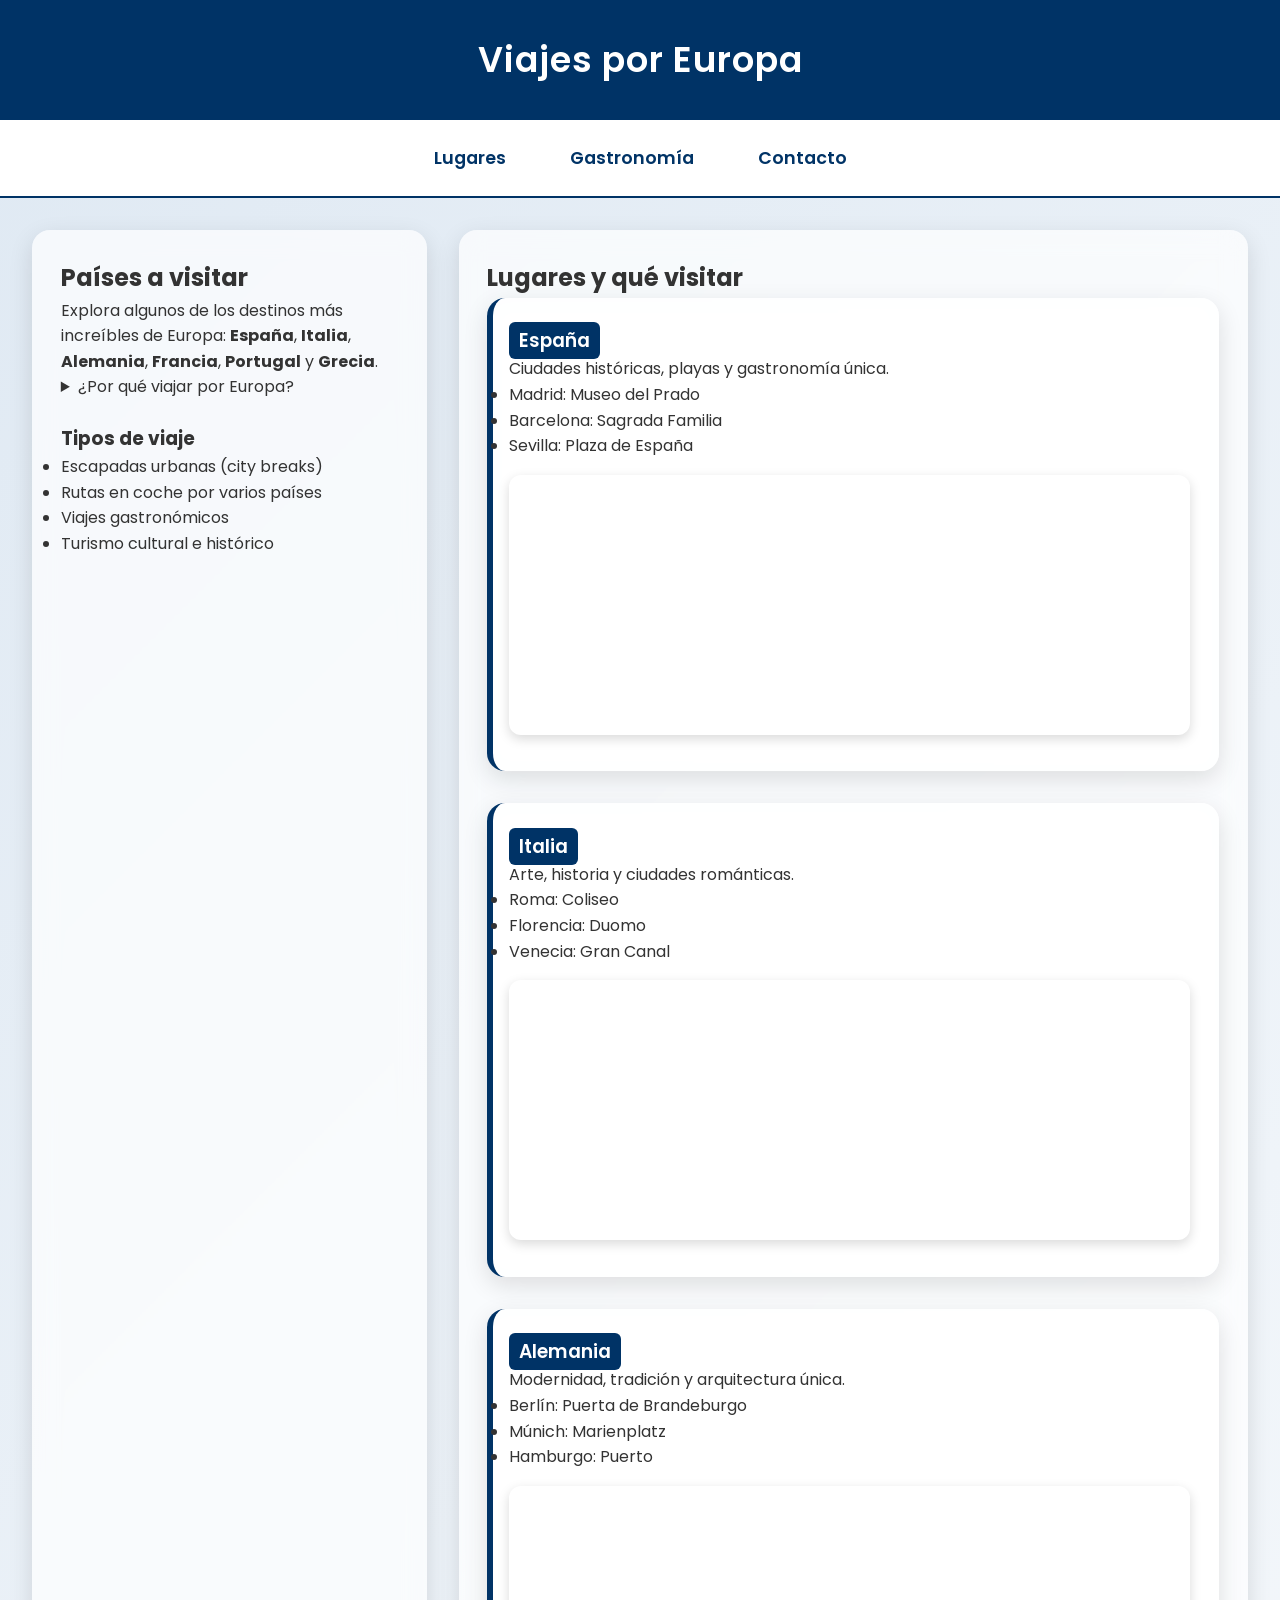
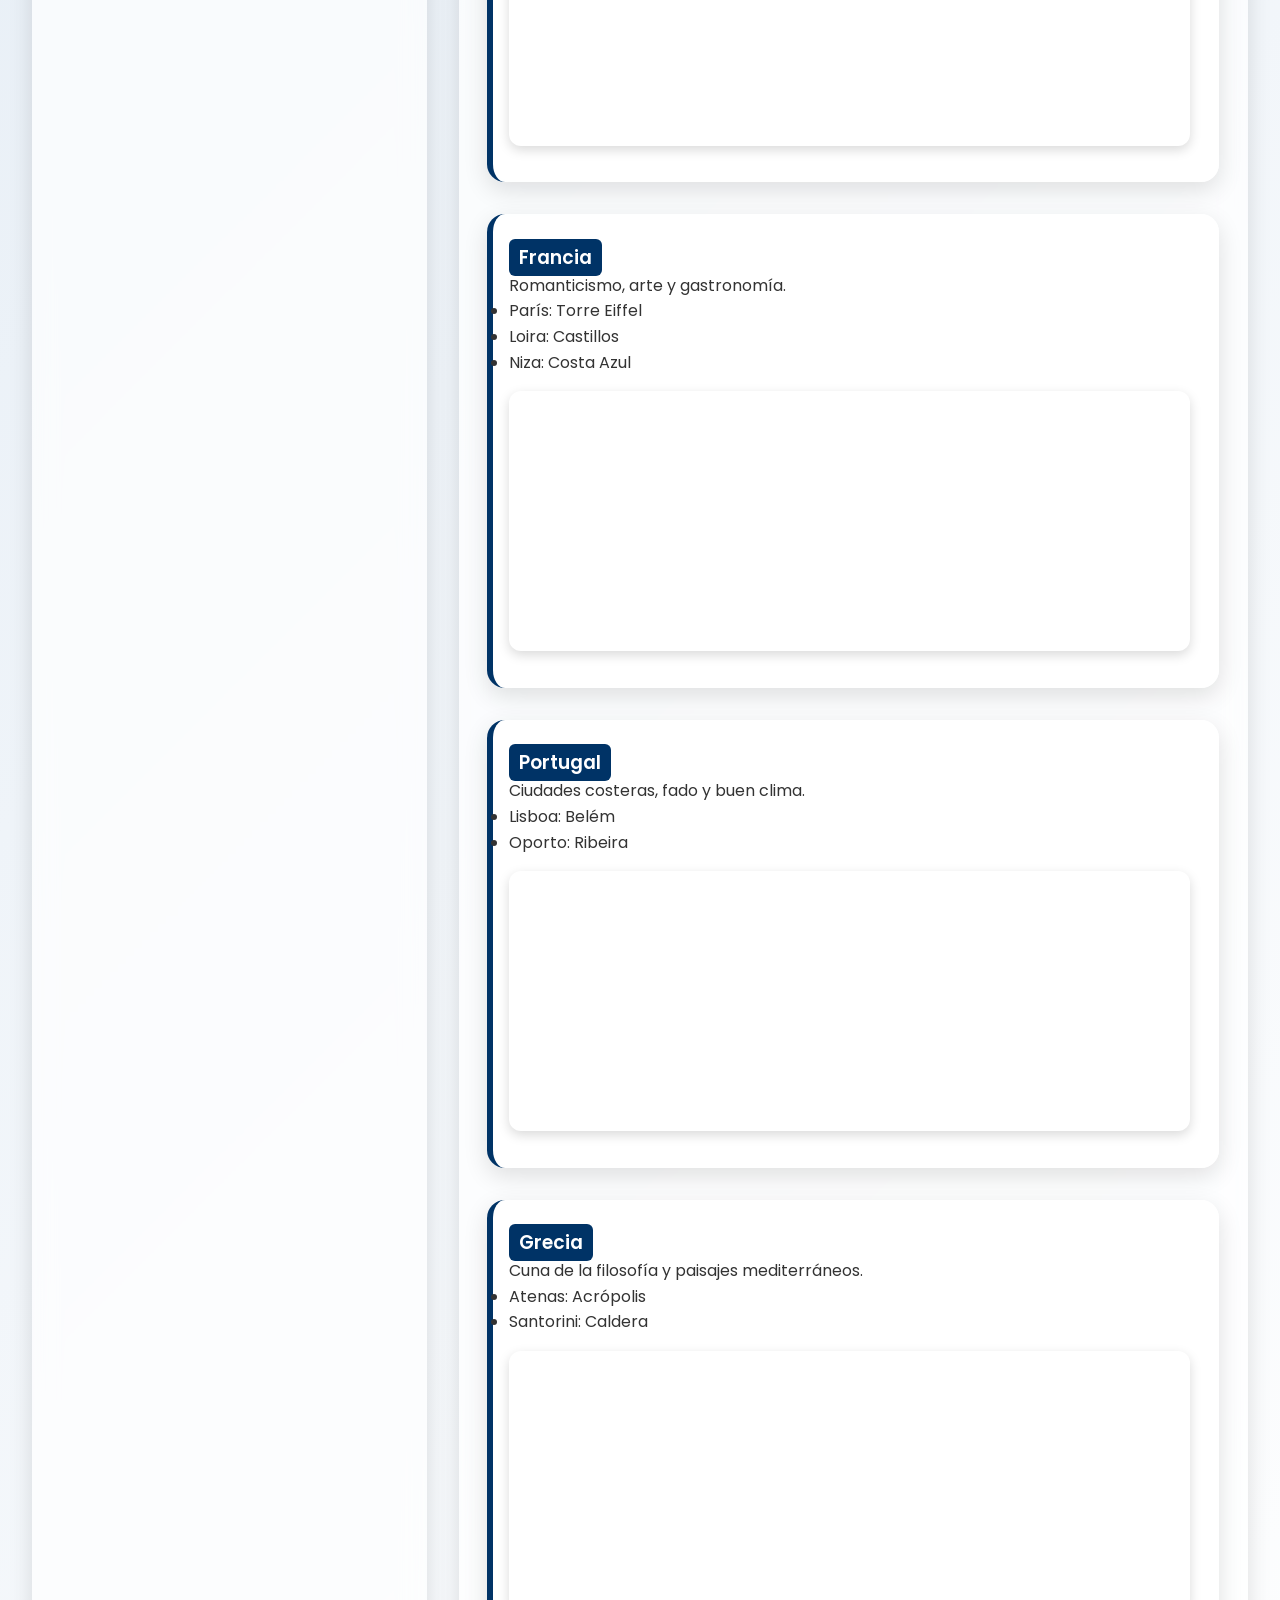
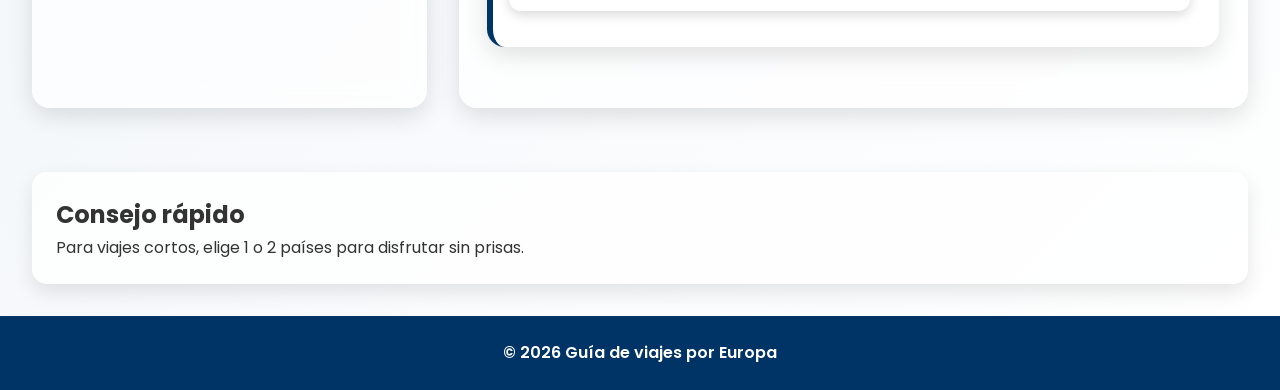
<file: index.html>
<!DOCTYPE html>
<html lang="es">
<head>
  <meta charset="UTF-8">
  <meta name="viewport" content="width=device-width, initial-scale=1.0">
  <title>Viajes por Europa</title>
  <link rel="stylesheet" href="styles.css">
</head>
<body>

<header>
  Viajes por Europa
</header>

<nav>
  <a href="index.html" class="active">Lugares</a>
  <a href="gastronomia.html">Gastronomía</a>
  <a href="contacto.html">Contacto</a>
</nav>

<main class="grid-principal">

  <!-- COLUMNA IZQUIERDA -->
  <section>
    <h2>Países a visitar</h2>
    <p>
      Explora algunos de los destinos más increíbles de Europa:
      <strong>España</strong>, <strong>Italia</strong>, <strong>Alemania</strong>,
      <strong>Francia</strong>, <strong>Portugal</strong> y <strong>Grecia</strong>.
    </p>

    <details>
      <summary>¿Por qué viajar por Europa?</summary>
      <p>
        Europa combina historia, cultura, gastronomía y paisajes únicos en distancias cortas.
      </p>
    </details>

    <h3 style="margin-top:1.5rem;">Tipos de viaje</h3>
    <ul>
      <li>Escapadas urbanas (city breaks)</li>
      <li>Rutas en coche por varios países</li>
      <li>Viajes gastronómicos</li>
      <li>Turismo cultural e histórico</li>
    </ul>
  </section>

  <!-- COLUMNA DERECHA -->
  <section>
    <h2>Lugares y qué visitar</h2>

    <!-- ESPAÑA -->
    <article class="tarjeta-pais">
      <h3><span class="pais">España</span></h3>
      <p>Ciudades históricas, playas y gastronomía única.</p>
      <ul>
        <li>Madrid: Museo del Prado</li>
        <li>Barcelona: Sagrada Familia</li>
        <li>Sevilla: Plaza de España</li>
      </ul>
      <iframe src="https://www.google.com/maps?q=Madrid&output=embed"></iframe>
    </article>

    <!-- ITALIA -->
    <article class="tarjeta-pais">
      <h3><span class="pais">Italia</span></h3>
      <p>Arte, historia y ciudades románticas.</p>
      <ul>
        <li>Roma: Coliseo</li>
        <li>Florencia: Duomo</li>
        <li>Venecia: Gran Canal</li>
      </ul>
      <iframe src="https://www.google.com/maps?q=Roma&output=embed"></iframe>
    </article>

    <!-- ALEMANIA -->
    <article class="tarjeta-pais">
      <h3><span class="pais">Alemania</span></h3>
      <p>Modernidad, tradición y arquitectura única.</p>
      <ul>
        <li>Berlín: Puerta de Brandeburgo</li>
        <li>Múnich: Marienplatz</li>
        <li>Hamburgo: Puerto</li>
      </ul>
      <iframe src="https://www.google.com/maps?q=Berlín&output=embed"></iframe>
    </article>

    <!-- FRANCIA -->
    <article class="tarjeta-pais">
      <h3><span class="pais">Francia</span></h3>
      <p>Romanticismo, arte y gastronomía.</p>
      <ul>
        <li>París: Torre Eiffel</li>
        <li>Loira: Castillos</li>
        <li>Niza: Costa Azul</li>
      </ul>
      <iframe src="https://www.google.com/maps?q=París&output=embed"></iframe>
    </article>

    <!-- PORTUGAL -->
    <article class="tarjeta-pais">
      <h3><span class="pais">Portugal</span></h3>
      <p>Ciudades costeras, fado y buen clima.</p>
      <ul>
        <li>Lisboa: Belém</li>
        <li>Oporto: Ribeira</li>
      </ul>
      <iframe src="https://www.google.com/maps?q=Lisboa&output=embed"></iframe>
    </article>

    <!-- GRECIA -->
    <article class="tarjeta-pais">
      <h3><span class="pais">Grecia</span></h3>
      <p>Cuna de la filosofía y paisajes mediterráneos.</p>
      <ul>
        <li>Atenas: Acrópolis</li>
        <li>Santorini: Caldera</li>
      </ul>
      <iframe src="https://www.google.com/maps?q=Atenas&output=embed"></iframe>
    </article>

  </section>

</main>

<aside>
  <h2>Consejo rápido</h2>
  <p>Para viajes cortos, elige 1 o 2 países para disfrutar sin prisas.</p>
</aside>

<footer>
  © 2026 Guía de viajes por Europa
</footer>

</body>
</html>
</file>
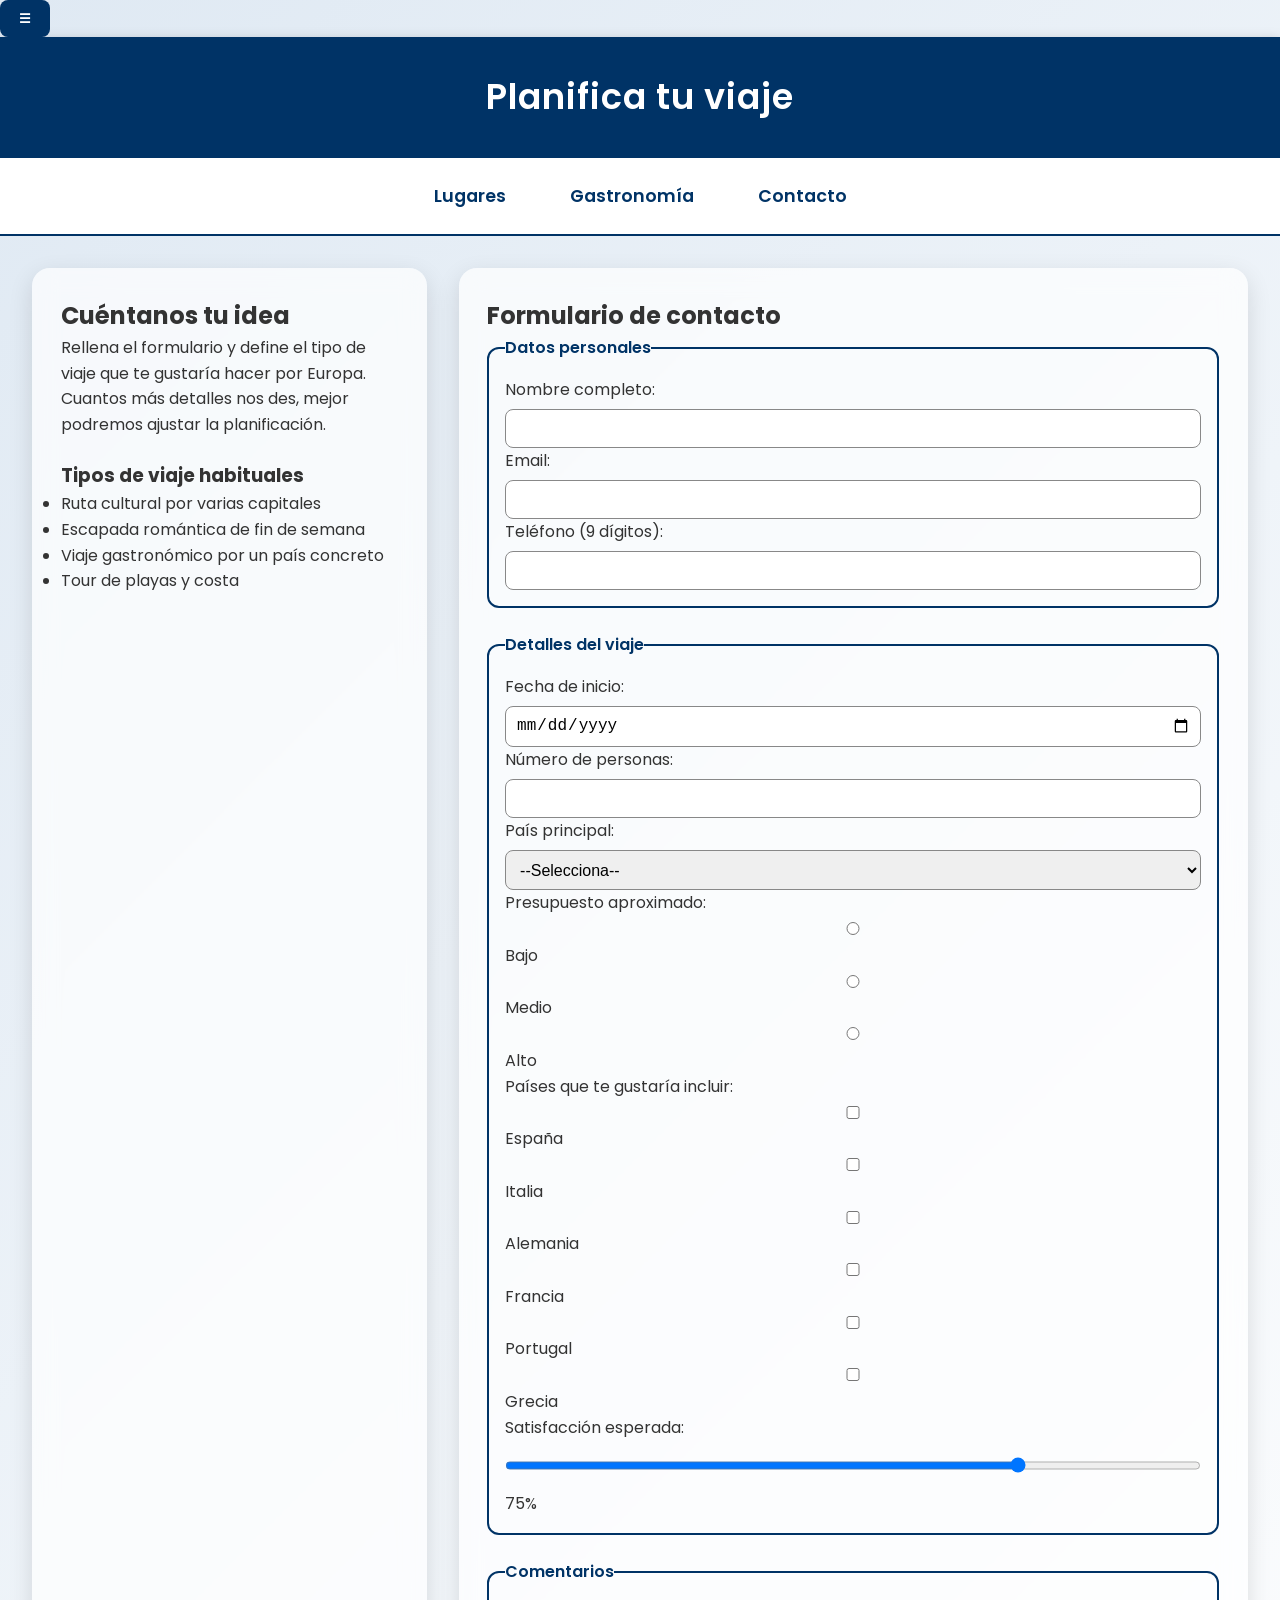
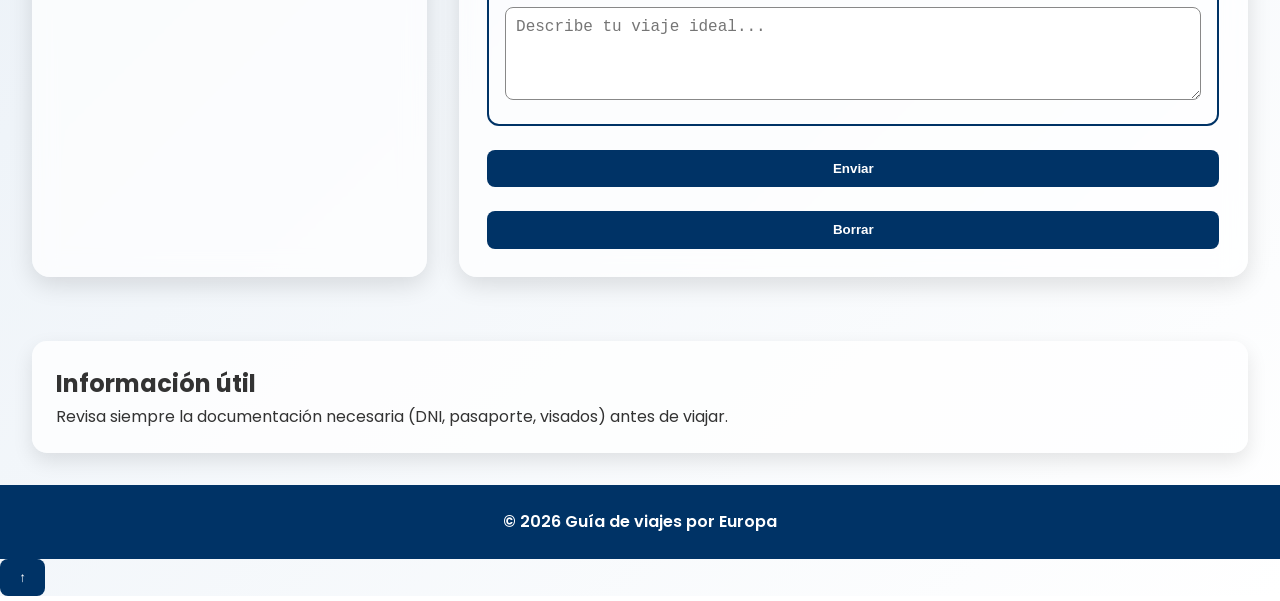
<file: contacto.html>
<!DOCTYPE html>
<html lang="es">
<head>
  <meta charset="UTF-8">
  <meta name="viewport" content="width=device-width, initial-scale=1.0">
  <title>Contacto</title>
  <link rel="stylesheet" href="styles.css">
</head>
<body>

<header>
  Planifica tu viaje
</header>

<nav>
  <a href="index.html">Lugares</a>
  <a href="gastronomia.html">Gastronomía</a>
  <a href="contacto.html">Contacto</a>
</nav>

<main class="grid-principal">

  <!-- COLUMNA IZQUIERDA: INFO -->
  <section>
    <h2>Cuéntanos tu idea</h2>
    <p>
      Rellena el formulario y define el tipo de viaje que te gustaría hacer por Europa.
      Cuantos más detalles nos des, mejor podremos ajustar la planificación.
    </p>

    <h3 style="margin-top:1.5rem;">Tipos de viaje habituales</h3>
    <ul>
      <li>Ruta cultural por varias capitales</li>
      <li>Escapada romántica de fin de semana</li>
      <li>Viaje gastronómico por un país concreto</li>
      <li>Tour de playas y costa</li>
    </ul>
  </section>

  <!-- COLUMNA DERECHA: FORMULARIO -->
  <section>
    <h2>Formulario de contacto</h2>

    <form class="form-viaje">

      <fieldset>
        <legend>Datos personales</legend>

        <label>Nombre completo:</label>
        <input type="text" id="nombre" required>

        <label>Email:</label>
        <input type="email" id="email" required>

        <label>Teléfono (9 dígitos):</label>
        <input type="text" id="telefono" pattern="^[0-9]{9}$">
      </fieldset>

      <fieldset>
        <legend>Detalles del viaje</legend>

        <label>Fecha de inicio:</label>
        <input type="date" id="fecha" required>

        <label>Número de personas:</label>
        <input type="number" id="personas" min="1" max="10" required>

        <label>País principal:</label>
        <select id="paisDestino" required>
          <option value="">--Selecciona--</option>
          <option>España</option>
          <option>Italia</option>
          <option>Alemania</option>
          <option>Francia</option>
          <option>Portugal</option>
          <option>Grecia</option>
        </select>

        <p>Presupuesto aproximado:</p>
        <label><input type="radio" name="presupuesto" value="bajo" required> Bajo</label>
        <label><input type="radio" name="presupuesto" value="medio"> Medio</label>
        <label><input type="radio" name="presupuesto" value="alto"> Alto</label>

        <p>Países que te gustaría incluir:</p>
        <label><input type="checkbox" value="España"> España</label>
        <label><input type="checkbox" value="Italia"> Italia</label>
        <label><input type="checkbox" value="Alemania"> Alemania</label>
        <label><input type="checkbox" value="Francia"> Francia</label>
        <label><input type="checkbox" value="Portugal"> Portugal</label>
        <label><input type="checkbox" value="Grecia"> Grecia</label>
      <br>

        <label>Satisfacción esperada:</label>
        <input type="range" id="satisfaccion" min="0" max="100" value="75"
          oninput="valorSatisfaccion.textContent = this.value + '%'">
        <span id="valorSatisfaccion">75%</span>
      </fieldset>

      <fieldset>
        <legend>Comentarios</legend>
        <textarea rows="4" placeholder="Describe tu viaje ideal..."></textarea>
      </fieldset>

      <button type="submit">Enviar</button>
      <button type="reset">Borrar</button>

    </form>
  </section>

</main>

<aside>
  <h2>Información útil</h2>
  <p>Revisa siempre la documentación necesaria (DNI, pasaporte, visados) antes de viajar.</p>
</aside>

<footer>
  © 2026 Guía de viajes por Europa
</footer>

<script src="script.js"></script>
</body>
</html>
</file>
<file: styles.css>
/* ============================
   TIPOGRAFÍA + RESET
============================ */

@import url('https://fonts.googleapis.com/css2?family=Poppins:wght@300;400;600&display=swap');

* {
  margin: 0;
  padding: 0;
  box-sizing: border-box;
}

body {
  font-family: 'Poppins', sans-serif;
  background: linear-gradient(135deg, #dfe9f3 0%, #ffffff 100%);
  color: #333;
  line-height: 1.6;
}

/* ============================
   HEADER
============================ */

header {
  background: #003366;
  color: white;
  padding: 2rem 1rem;
  text-align: center;
  font-size: 2.2rem;
  font-weight: 600;
  letter-spacing: 1px;
  box-shadow: 0 4px 12px rgba(0,0,0,0.25);
}

/* ============================
   NAV (MEJORADO)
============================ */

nav {
  background: white;
  padding: 1rem;
  display: flex;
  justify-content: center;
  gap: 2rem;
  border-bottom: 2px solid #003366;
  position: sticky;
  top: 0;
  z-index: 100;
}

nav a {
  text-decoration: none;
  color: #003366;
  font-weight: 600;
  font-size: 1.1rem;
  padding: 0.5rem 1rem;
  border-radius: 8px;
  transition: 0.3s ease;
}

nav a:hover {
  background: #003366;
  color: white;
  transform: translateY(-2px);
  box-shadow: 0 4px 10px rgba(0,0,0,0.2);
}

/* ============================
   GRID PRINCIPAL
============================ */

.grid-principal {
  display: grid;
  grid-template-columns: 1fr 2fr;
  gap: 2rem;
  padding: 2rem;
}

@media (max-width: 900px) {
  .grid-principal {
    grid-template-columns: 1fr;
  }
}

/* ============================
   TARJETAS GLASSMORPHISM
============================ */

section, article {
  background: rgba(255, 255, 255, 0.7);
  backdrop-filter: blur(12px);
  padding: 1.8rem;
  border-radius: 18px;
  box-shadow: 0 8px 25px rgba(0,0,0,0.12);
  animation: fadeIn 0.8s ease;
}

@keyframes fadeIn {
  from { opacity: 0; transform: translateY(20px); }
  to { opacity: 1; transform: translateY(0); }
}

/* ============================
   TARJETAS DE PAÍSES
============================ */

.tarjeta-pais {
  margin-bottom: 2rem;
  border-left: 6px solid #003366;
  padding-left: 1rem;
}

.pais {
  background: #003366;
  color: white;
  padding: 5px 10px;
  border-radius: 6px;
  font-weight: 600;
}

/* ============================
   IMÁGENES
============================ */

img {
  width: 100%;
  border-radius: 12px;
  margin-top: 0.7rem;
  transition: 0.3s ease;
}

img:hover {
  transform: scale(1.03);
  box-shadow: 0 6px 18px rgba(0,0,0,0.25);
}

/* ============================
   MAPAS
============================ */

iframe {
  width: 100%;
  height: 260px;
  border: none;
  border-radius: 12px;
  margin-top: 1rem;
  box-shadow: 0 4px 12px rgba(0,0,0,0.15);
}

/* ============================
   TABLA GASTRONOMÍA
============================ */

table {
  width: 100%;
  border-collapse: collapse;
  margin-top: 1rem;
  background: rgba(255,255,255,0.8);
  border-radius: 12px;
  overflow: hidden;
}

th {
  background: #003366;
  color: white;
  padding: 0.8rem;
  text-align: left;
}

td {
  padding: 0.8rem;
  border-bottom: 1px solid #ccc;
}

tr:hover {
  background: rgba(0,0,0,0.05);
}

/* ============================
   FORMULARIO
============================ */

form {
  display: grid;
  gap: 1.5rem;
}

fieldset {
  border: 2px solid #003366;
  padding: 1rem;
  border-radius: 12px;
}

legend {
  font-weight: 600;
  color: #003366;
}

input, select, textarea {
  width: 100%;
  padding: 0.6rem;
  border-radius: 8px;
  border: 1px solid #888;
  margin-top: 0.4rem;
  font-size: 1rem;
}

button {
  padding: 0.7rem 1.2rem;
  border: none;
  border-radius: 8px;
  background: #003366;
  color: white;
  font-weight: 600;
  cursor: pointer;
  transition: 0.3s ease;
}

button:hover {
  background: #0055aa;
  transform: translateY(-2px);
}

/* ============================
   ASIDE
============================ */

aside {
  margin: 2rem;
  padding: 1.5rem;
  background: rgba(255,255,255,0.8);
  border-radius: 15px;
  box-shadow: 0 8px 20px rgba(0,0,0,0.1);
}

/* ============================
   FOOTER
============================ */

footer {
  background: #003366;
  color: white;
  text-align: center;
  padding: 1.5rem;
  margin-top: 2rem;
  font-weight: 600;
}
</file>
